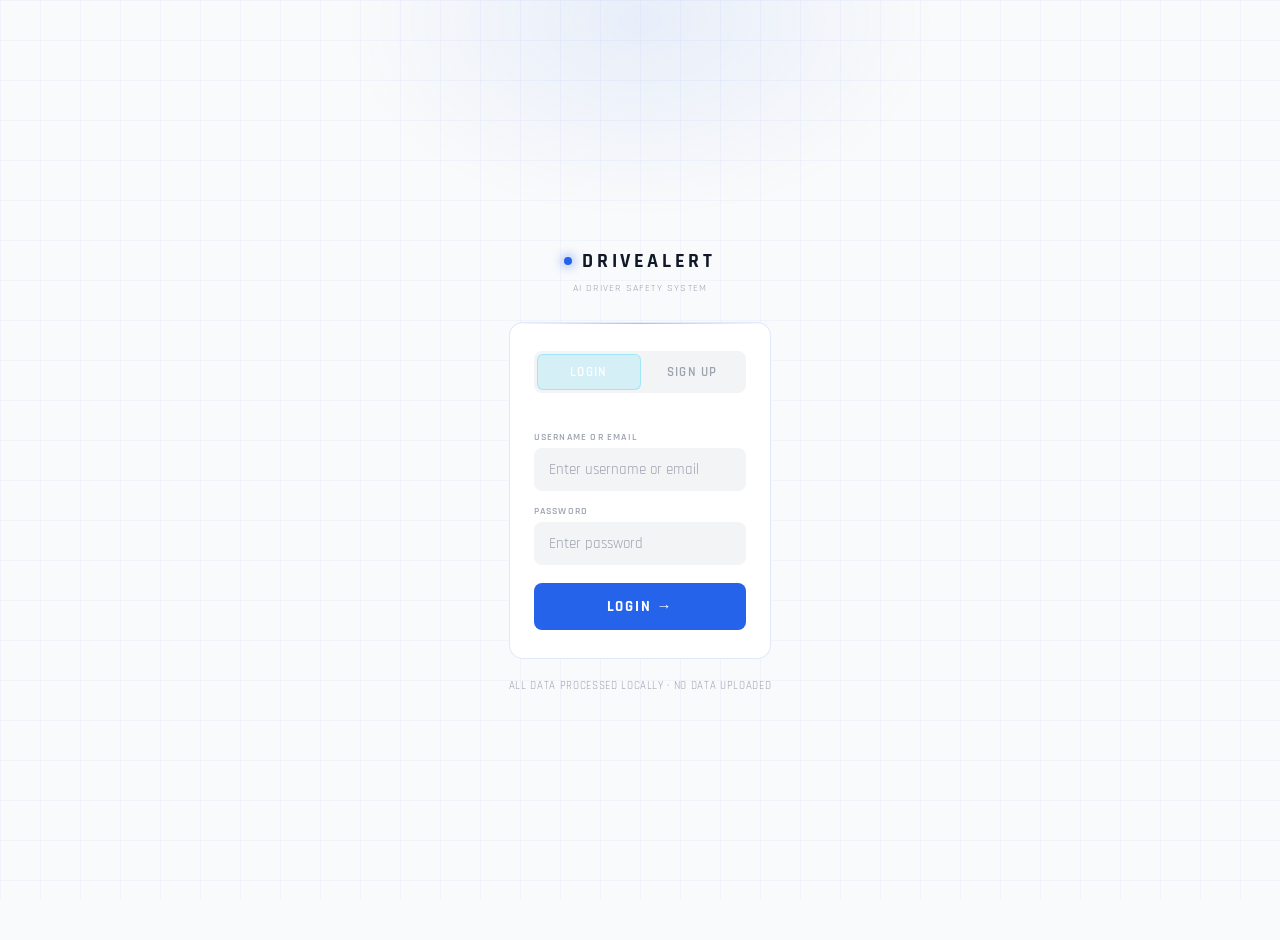
<file: Drive alert/files/login.html>
<!DOCTYPE html>
<html lang="en">
<head>
  <meta charset="UTF-8"/>
  <meta name="viewport" content="width=device-width, initial-scale=1.0"/>
  <title>DriveAlert — Login</title>
  <link rel="preconnect" href="https://fonts.googleapis.com"/>
  <link rel="preconnect" href="https://fonts.gstatic.com" crossorigin/>
  <link href="https://fonts.googleapis.com/css2?family=Rajdhani:wght@400;500;600;700&family=Share+Tech+Mono&family=DM+Sans:wght@300;400;500&display=swap" rel="stylesheet"/>
  <style>
    :root {
      --bg      : #F9FAFB;
      --bg2     : #FFFFFF;
      --bg3     : #F3F4F6;
      --bg4     : #E5E7EB;
      --border  : rgba(37,99,235,0.14);
      --cyan    : #2563EB;
      --green   : #16A34A;
      --amber   : #D97706;
      --red     : #DC2626;
      --text    : #111827;
      --text2   : #6B7280;
      --text3   : #9CA3AF;
      --font    : 'Rajdhani', sans-serif;
      --mono    : 'Share Tech Mono', monospace;
    }

    *, *::before, *::after { box-sizing: border-box; margin: 0; padding: 0; }

    html, body {
      min-height: 100vh;
      background: var(--bg);
      color: var(--text);
      font-family: var(--font);
      display: flex;
      flex-direction: column;
      align-items: center;
      justify-content: center;
      padding: 20px;
    }

    /* ── Animated background grid ── */
    body::before {
      content: '';
      position: fixed;
      inset: 0;
      background-image:
        linear-gradient(rgba(37,99,235,0.04) 1px, transparent 1px),
        linear-gradient(90deg, rgba(37,99,235,0.04) 1px, transparent 1px);
      background-size: 40px 40px;
      pointer-events: none;
      z-index: 0;
    }

    /* ── Radial glow ── */
    body::after {
      content: '';
      position: fixed;
      top: -20%;
      left: 50%;
      transform: translateX(-50%);
      width: 600px;
      height: 400px;
      background: radial-gradient(ellipse, rgba(37,99,235,0.08) 0%, transparent 70%);
      pointer-events: none;
      z-index: 0;
    }

    .wrapper {
      position: relative;
      z-index: 1;
      width: 100%;
      max-width: 400px;
    }

    /* ── Logo ── */
    .logo {
      display: flex;
      align-items: center;
      justify-content: center;
      gap: 10px;
      margin-bottom: 32px;
    }
    .logo-dot {
      width: 8px; height: 8px;
      border-radius: 50%;
      background: var(--cyan);
      box-shadow: 0 0 12px var(--cyan);
      animation: pulse 2s ease-in-out infinite;
    }
    @keyframes pulse { 0%,100%{opacity:1} 50%{opacity:.3} }
    .logo-text {
      font-size: 20px;
      font-weight: 700;
      letter-spacing: 0.18em;
      color: var(--text);
    }
    .logo-sub {
      font-size: 10px;
      letter-spacing: 0.12em;
      color: var(--text3);
      text-align: center;
      margin-top: -24px;
      margin-bottom: 28px;
    }

    /* ── Card ── */
    .card {
      background: var(--bg2);
      border: 1px solid var(--border);
      border-radius: 14px;
      padding: 28px 24px;
      position: relative;
      overflow: hidden;
    }
    .card::before {
      content: '';
      position: absolute;
      top: 0; left: 0; right: 0;
      height: 1px;
      background: linear-gradient(90deg, transparent, var(--cyan), transparent);
      opacity: 0.4;
    }

    /* ── Tab switcher ── */
    .tabs {
      display: flex;
      background: var(--bg3);
      border-radius: 8px;
      padding: 3px;
      margin-bottom: 24px;
    }
    .tab {
      flex: 1;
      padding: 9px;
      border: none;
      background: none;
      color: var(--text3);
      font-family: var(--font);
      font-size: 13px;
      font-weight: 600;
      letter-spacing: 0.1em;
      cursor: pointer;
      border-radius: 6px;
      transition: all 0.2s;
    }
    .tab.active {
      background: rgba(0,200,255,0.12);
      color: #ffffff;
      border: 1px solid rgba(0,200,255,0.25);
    }

    /* ── Forms ── */
    .form { display: none; flex-direction: column; gap: 14px; }
    .form.active { display: flex; }

    .field-group { display: flex; flex-direction: column; gap: 5px; }
    .field-label {
      font-size: 10px;
      letter-spacing: 0.12em;
      color: var(--text3);
      font-weight: 600;
    }
    .field-input {
      width: 100%;
      padding: 11px 14px;
      background: var(--bg3);
      border: 1px solid rgba(255,255,255,0.07);
      border-radius: 8px;
      color: var(--text);
      font-family: var(--font);
      font-size: 15px;
      outline: none;
      transition: border-color 0.2s, box-shadow 0.2s;
    }
    .field-input:focus {
      border-color: rgba(0,200,255,0.4);
      box-shadow: 0 0 0 3px rgba(0,200,255,0.06);
    }
    .field-input::placeholder { color: var(--text3); }

    /* ── Row for two fields ── */
    .field-row { display: grid; grid-template-columns: 1fr 1fr; gap: 10px; }

    /* ── Submit button ── */
    .submit-btn {
      width: 100%;
      padding: 14px;
      margin-top: 4px;
      background: var(--cyan);
      border: none;
      border-radius: 8px;
      color: #ffffff;
      font-family: var(--font);
      font-size: 15px;
      font-weight: 700;
      letter-spacing: 0.12em;
      cursor: pointer;
      transition: background 0.2s, box-shadow 0.2s;
      position: relative;
    }
    .submit-btn:hover {
      background: rgba(0,200,255,0.18);
      box-shadow: 0 0 20px rgba(0,200,255,0.12);
    }
    .submit-btn:disabled { opacity: 0.4; cursor: not-allowed; }

    /* ── Error / success message ── */
    .msg {
      display: none;
      padding: 10px 14px;
      border-radius: 7px;
      font-size: 13px;
      letter-spacing: 0.04em;
      text-align: center;
    }
    .msg.error   { background: rgba(255,59,59,0.10);  border: 1px solid rgba(255,59,59,0.25);  color: var(--red);   display: block; }
    .msg.success { background: rgba(0,232,122,0.10); border: 1px solid rgba(0,232,122,0.25); color: var(--green); display: block; }

    /* ── Divider ── */
    .divider {
      display: flex;
      align-items: center;
      gap: 10px;
      color: var(--text3);
      font-size: 10px;
      letter-spacing: 0.08em;
      margin: 2px 0;
    }
    .divider::before, .divider::after {
      content: '';
      flex: 1;
      height: 1px;
      background: rgba(255,255,255,0.06);
    }

    /* ── Footer ── */
    .footer {
      text-align: center;
      margin-top: 20px;
      font-size: 11px;
      color: var(--text3);
      letter-spacing: 0.06em;
    }

    /* ── Loading spinner ── */
    .spinner {
      display: none;
      width: 16px; height: 16px;
      border: 2px solid rgba(0,200,255,0.2);
      border-top-color: #ffffff;
      border-radius: 50%;
      animation: spin 0.7s linear infinite;
      margin: 0 auto;
    }
    @keyframes spin { to { transform: rotate(360deg); } }
    .submit-btn.loading .btn-label { display: none; }
    .submit-btn.loading .spinner   { display: block; }

    /* ── Password strength bar ── */
    .pw-strength { height: 3px; border-radius: 2px; background: var(--bg4); margin-top: 4px; overflow: hidden; }
    .pw-bar      { height: 100%; width: 0; transition: width 0.3s, background 0.3s; border-radius: 1px; }
  </style>
</head>
<body>

<div class="wrapper">

  <!-- Logo -->
  <div class="logo">
    <span class="logo-dot"></span>
    <span class="logo-text">DRIVEALERT</span>
  </div>
  <p class="logo-sub">AI DRIVER SAFETY SYSTEM</p>

  <!-- Auth card -->
  <div class="card">

    <!-- Login / Signup tabs -->
    <div class="tabs">
      <button class="tab active" id="tabLogin"  onclick="switchTab('login')">LOGIN</button>
      <button class="tab"        id="tabSignup" onclick="switchTab('signup')">SIGN UP</button>
    </div>

    <!-- ── LOGIN FORM ── -->
    <div class="form active" id="formLogin">
      <div id="loginMsg"></div>

      <div class="field-group">
        <label class="field-label">USERNAME OR EMAIL</label>
        <input class="field-input" id="loginUser" type="text"
               placeholder="Enter username or email" autocomplete="username"/>
      </div>

      <div class="field-group">
        <label class="field-label">PASSWORD</label>
        <input class="field-input" id="loginPass" type="password"
               placeholder="Enter password" autocomplete="current-password"/>
      </div>

      <button class="submit-btn" id="loginBtn" onclick="doLogin()">
        <span class="btn-label">LOGIN →</span>
        <div class="spinner"></div>
      </button>
    </div>

    <!-- ── SIGNUP FORM ── -->
    <div class="form" id="formSignup">
      <div id="signupMsg"></div>

      <div class="field-row">
        <div class="field-group">
          <label class="field-label">FIRST NAME</label>
          <input class="field-input" id="signupFirst" type="text" placeholder="First"/>
        </div>
        <div class="field-group">
          <label class="field-label">LAST NAME</label>
          <input class="field-input" id="signupLast" type="text" placeholder="Last"/>
        </div>
      </div>

      <div class="field-group">
        <label class="field-label">USERNAME</label>
        <input class="field-input" id="signupUser" type="text"
               placeholder="Choose a username" autocomplete="username"/>
      </div>

      <div class="field-group">
        <label class="field-label">EMAIL</label>
        <input class="field-input" id="signupEmail" type="email"
               placeholder="your@email.com" autocomplete="email"/>
      </div>

      <div class="field-group">
        <label class="field-label">PASSWORD</label>
        <input class="field-input" id="signupPass" type="password"
               placeholder="Min 6 characters" oninput="checkStrength(this.value)"
               autocomplete="new-password"/>
        <div class="pw-strength"><div class="pw-bar" id="pwBar"></div></div>
      </div>

      <button class="submit-btn" id="signupBtn" onclick="doSignup()">
        <span class="btn-label">CREATE ACCOUNT →</span>
        <div class="spinner"></div>
      </button>
    </div>

  </div><!-- /card -->

  <div class="footer">
    ALL DATA PROCESSED LOCALLY · NO DATA UPLOADED
  </div>

</div><!-- /wrapper -->

<script>
  /* ── Tab switch ── */
  function switchTab(tab) {
    document.getElementById('tabLogin').classList.toggle('active',  tab === 'login');
    document.getElementById('tabSignup').classList.toggle('active', tab === 'signup');
    document.getElementById('formLogin').classList.toggle('active',  tab === 'login');
    document.getElementById('formSignup').classList.toggle('active', tab === 'signup');
    clearMsgs();
  }

  function clearMsgs() {
    ['loginMsg','signupMsg'].forEach(id => {
      const el = document.getElementById(id);
      el.className = 'msg';
      el.textContent = '';
    });
  }

  function showMsg(id, text, type) {
    const el = document.getElementById(id);
    el.textContent = text;
    el.className   = 'msg ' + type;
  }

  function setLoading(btnId, loading) {
    const btn = document.getElementById(btnId);
    btn.classList.toggle('loading', loading);
    btn.disabled = loading;
  }

  /* ── Password strength ── */
  function checkStrength(pw) {
    const bar = document.getElementById('pwBar');
    let score = 0;
    if (pw.length >= 6)  score++;
    if (pw.length >= 10) score++;
    if (/[A-Z]/.test(pw)) score++;
    if (/[0-9]/.test(pw)) score++;
    if (/[^A-Za-z0-9]/.test(pw)) score++;
    const pct   = (score / 5) * 100;
    const color = score <= 1 ? '#ff3b3b' : score <= 3 ? '#ffb020' : '#00e87a';
    bar.style.width      = pct + '%';
    bar.style.background = color;
  }

  /* ── Login ── */
  async function doLogin() {
    const user = document.getElementById('loginUser').value.trim();
    const pass = document.getElementById('loginPass').value;
    if (!user || !pass) { showMsg('loginMsg', 'Please fill in all fields', 'error'); return; }

    setLoading('loginBtn', true);
    try {
      const res  = await fetch('/auth/login', {
        method : 'POST',
        headers: { 'Content-Type': 'application/json' },
        body   : JSON.stringify({ username: user, password: pass }),
      });
      const data = await res.json();
      if (data.success) {
        showMsg('loginMsg', 'Login successful! Redirecting...', 'success');
        localStorage.setItem('da_token',    data.token);
        localStorage.setItem('da_username', data.user.username);
        localStorage.setItem('da_name',     data.user.full_name || data.user.username);
        localStorage.setItem('da_user_id',  data.user.id);
        setTimeout(() => window.location.href = '/', 800);
      } else {
        showMsg('loginMsg', data.error || 'Login failed', 'error');
      }
    } catch (e) {
      showMsg('loginMsg', 'Cannot reach server', 'error');
    }
    setLoading('loginBtn', false);
  }

  /* ── Signup ── */
  async function doSignup() {
    const first = document.getElementById('signupFirst').value.trim();
    const last  = document.getElementById('signupLast').value.trim();
    const user  = document.getElementById('signupUser').value.trim();
    const email = document.getElementById('signupEmail').value.trim();
    const pass  = document.getElementById('signupPass').value;

    if (!user || !email || !pass) { showMsg('signupMsg', 'Please fill in all required fields', 'error'); return; }
    if (pass.length < 6)          { showMsg('signupMsg', 'Password must be at least 6 characters', 'error'); return; }

    setLoading('signupBtn', true);
    try {
      const res  = await fetch('/auth/signup', {
        method : 'POST',
        headers: { 'Content-Type': 'application/json' },
        body   : JSON.stringify({
          username : user,
          email    : email,
          password : pass,
          full_name: (first + ' ' + last).trim(),
        }),
      });
      const data = await res.json();
      if (data.success) {
        showMsg('signupMsg', 'Account created! Logging you in...', 'success');
        localStorage.setItem('da_token',    data.token);
        localStorage.setItem('da_username', data.user.username);
        localStorage.setItem('da_name',     data.user.full_name || data.user.username);
        localStorage.setItem('da_user_id',  data.user.id);
        setTimeout(() => window.location.href = '/', 800);
      } else {
        showMsg('signupMsg', data.error || 'Signup failed', 'error');
      }
    } catch (e) {
      showMsg('signupMsg', 'Cannot reach server', 'error');
    }
    setLoading('signupBtn', false);
  }

  /* ── Enter key support ── */
  document.addEventListener('keydown', e => {
    if (e.key !== 'Enter') return;
    const loginActive = document.getElementById('formLogin').classList.contains('active');
    if (loginActive) doLogin(); else doSignup();
  });

  /* ── Redirect if already logged in ── */
  const token = localStorage.getItem('da_token');
  if (token) {
    fetch('/auth/verify', {
      headers: { 'Authorization': 'Bearer ' + token }
    }).then(r => r.json()).then(d => {
      if (d.valid) window.location.href = '/';
    }).catch(() => {});
  }
</script>
</body>
</html>
</file>
